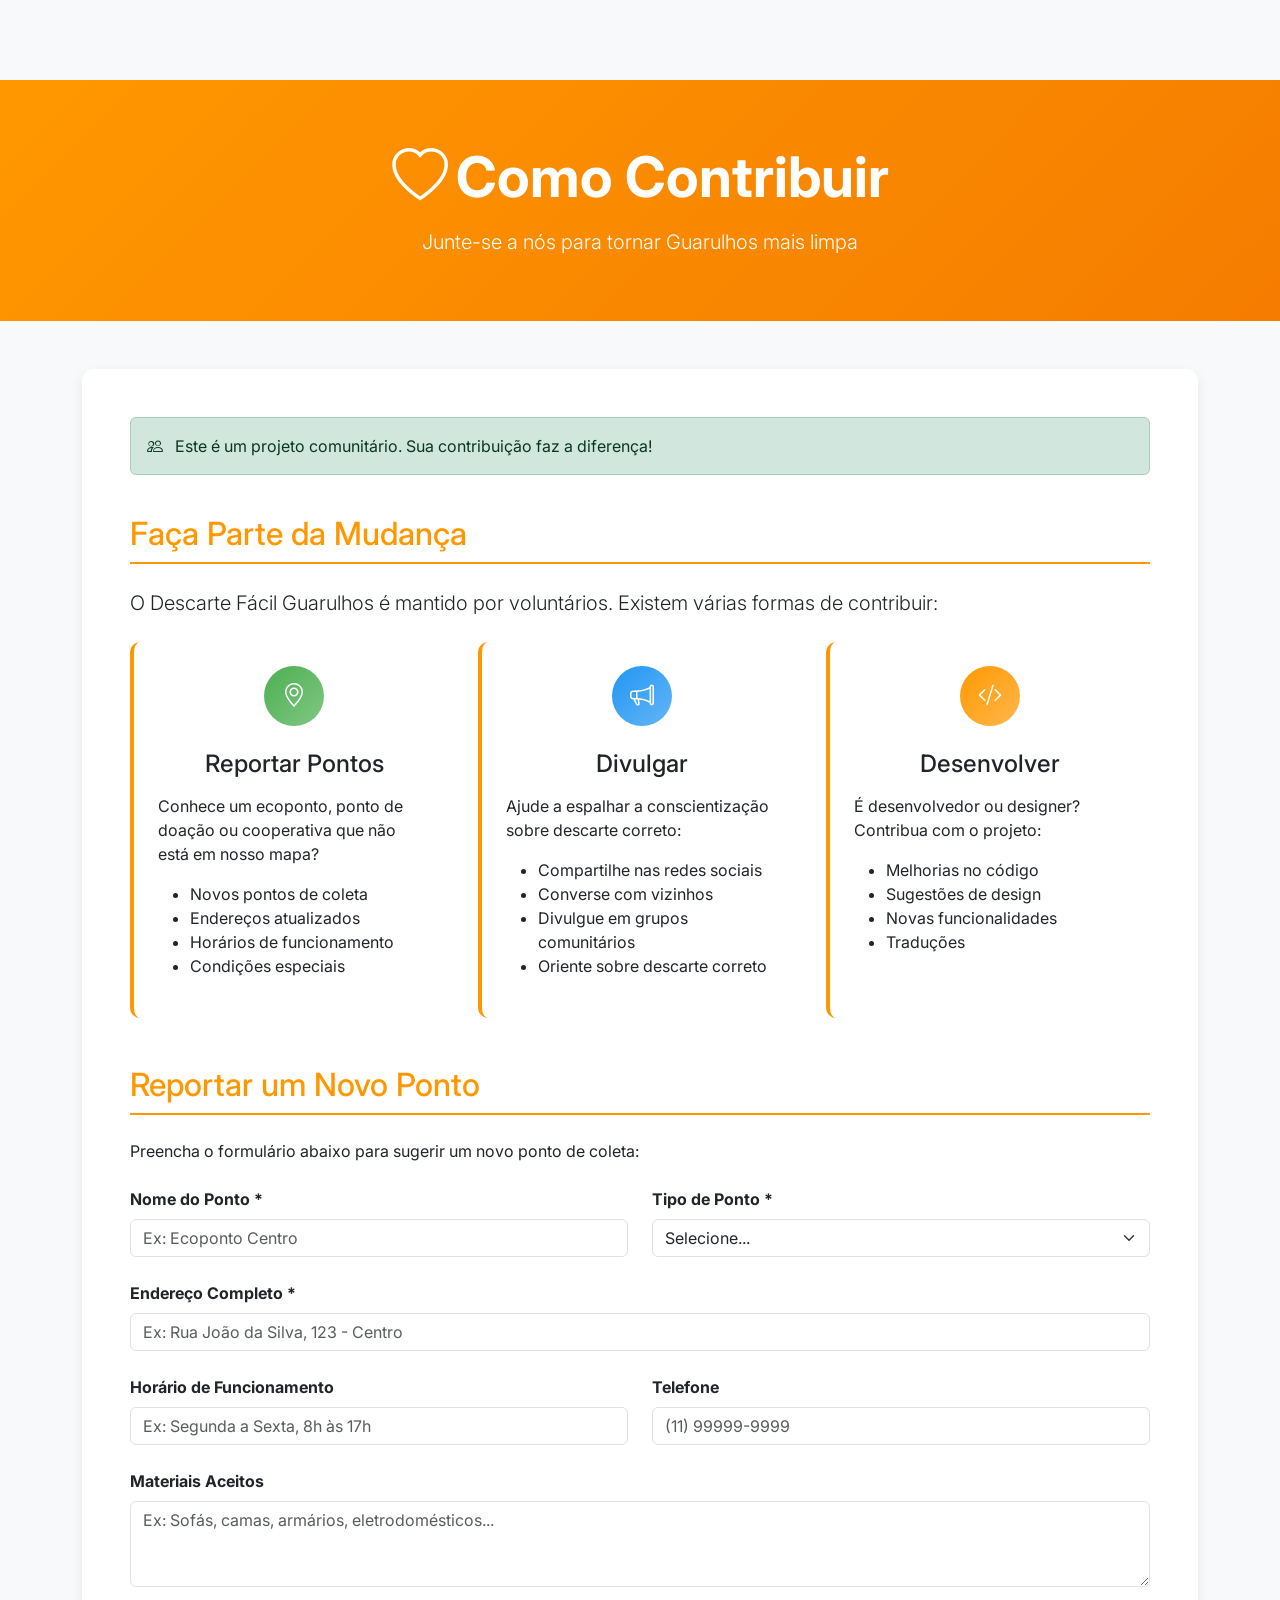
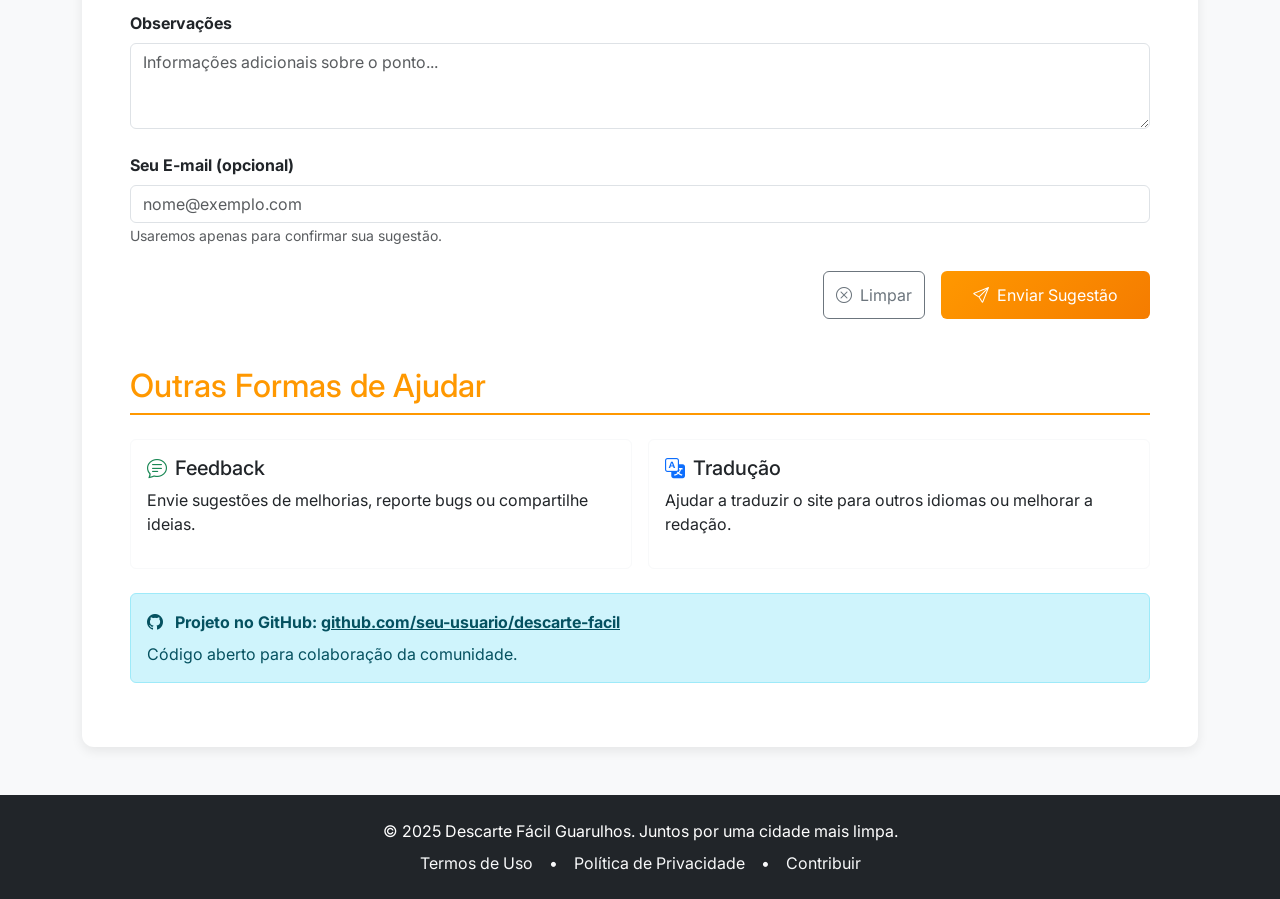
<file: contribuir.html>
<!DOCTYPE html>
<html lang="pt-BR">
<head>
    <meta charset="UTF-8">
    <meta name="viewport" content="width=device-width, initial-scale=1.0">
    <title>Como Contribuir - Descarte Fácil Guarulhos</title>
    <link href="https://cdn.jsdelivr.net/npm/bootstrap@5.1.3/dist/css/bootstrap.min.css" rel="stylesheet">
    <link rel="stylesheet" href="https://cdn.jsdelivr.net/npm/bootstrap-icons@1.8.1/font/bootstrap-icons.css">
    <link href="https://fonts.googleapis.com/css2?family=Inter:wght@300;400;500;600;700&display=swap" rel="stylesheet">
    <style>
        :root {
            --primary-color: #2e7d32;
            --accent-color: #ff9800;
        }
        
        * {
            font-family: 'Inter', sans-serif;
        }
        
        body {
            background-color: #f8f9fa;
            padding-top: 80px;
        }
        
        .contribute-header {
            background: linear-gradient(135deg, var(--accent-color), #f57c00);
            color: white;
            padding: 4rem 0;
            margin-bottom: 3rem;
        }
        
        .contribute-content {
            background: white;
            border-radius: 12px;
            padding: 3rem;
            box-shadow: 0 4px 12px rgba(0, 0, 0, 0.08);
        }
        
        .section-title {
            color: var(--accent-color);
            border-bottom: 2px solid var(--accent-color);
            padding-bottom: 0.5rem;
            margin-top: 2.5rem;
            margin-bottom: 1.5rem;
        }
        
        .contribute-card {
            border: none;
            border-radius: 10px;
            transition: all 0.3s ease;
            height: 100%;
            border-left: 4px solid var(--accent-color);
        }
        
        .contribute-card:hover {
            transform: translateY(-5px);
            box-shadow: 0 8px 20px rgba(255, 152, 0, 0.15);
        }
        
        .card-icon {
            width: 60px;
            height: 60px;
            border-radius: 50%;
            display: flex;
            align-items: center;
            justify-content: center;
            margin-bottom: 1.5rem;
            font-size: 1.5rem;
        }
        
        .icon-volunteer {
            background: linear-gradient(135deg, #4caf50, #81c784);
            color: white;
        }
        
        .icon-report {
            background: linear-gradient(135deg, #2196f3, #64b5f6);
            color: white;
        }
        
        .icon-share {
            background: linear-gradient(135deg, #ff9800, #ffb74d);
            color: white;
        }
        
        .back-btn {
            position: fixed;
            top: 20px;
            left: 20px;
            z-index: 1000;
        }
        
        .form-group {
            margin-bottom: 1.5rem;
        }
        
        .btn-submit {
            background: linear-gradient(135deg, var(--accent-color), #f57c00);
            border: none;
            padding: 0.75rem 2rem;
        }
        
        @media (max-width: 768px) {
            .contribute-content {
                padding: 1.5rem;
            }
        }
    </style>
</head>
<body>
    <a href="index.html" class="back-btn btn btn-outline-light">
        <i class="bi bi-arrow-left"></i> Voltar
    </a>

    <header class="contribute-header text-center">
        <div class="container">
            <h1 class="display-4 fw-bold mb-3">
                <i class="bi bi-heart me-2"></i>Como Contribuir
            </h1>
            <p class="lead mb-0">Junte-se a nós para tornar Guarulhos mais limpa</p>
        </div>
    </header>

    <main class="container mb-5">
        <div class="contribute-content">
            <div class="alert alert-success">
                <i class="bi bi-people me-2"></i>
                Este é um projeto comunitário. Sua contribuição faz a diferença!
            </div>

            <h2 class="section-title">Faça Parte da Mudança</h2>
            <p class="lead mb-4">O Descarte Fácil Guarulhos é mantido por voluntários. Existem várias formas de contribuir:</p>

            <div class="row g-4 mb-5">
                <div class="col-md-4">
                    <div class="card contribute-card h-100">
                        <div class="card-body p-4">
                            <div class="card-icon icon-volunteer mx-auto">
                                <i class="bi bi-geo-alt"></i>
                            </div>
                            <h4 class="text-center mb-3">Reportar Pontos</h4>
                            <p>Conhece um ecoponto, ponto de doação ou cooperativa que não está em nosso mapa?</p>
                            <ul>
                                <li>Novos pontos de coleta</li>
                                <li>Endereços atualizados</li>
                                <li>Horários de funcionamento</li>
                                <li>Condições especiais</li>
                            </ul>
                        </div>
                    </div>
                </div>
                
                <div class="col-md-4">
                    <div class="card contribute-card h-100">
                        <div class="card-body p-4">
                            <div class="card-icon icon-report mx-auto">
                                <i class="bi bi-megaphone"></i>
                            </div>
                            <h4 class="text-center mb-3">Divulgar</h4>
                            <p>Ajude a espalhar a conscientização sobre descarte correto:</p>
                            <ul>
                                <li>Compartilhe nas redes sociais</li>
                                <li>Converse com vizinhos</li>
                                <li>Divulgue em grupos comunitários</li>
                                <li>Oriente sobre descarte correto</li>
                            </ul>
                        </div>
                    </div>
                </div>
                
                <div class="col-md-4">
                    <div class="card contribute-card h-100">
                        <div class="card-body p-4">
                            <div class="card-icon icon-share mx-auto">
                                <i class="bi bi-code-slash"></i>
                            </div>
                            <h4 class="text-center mb-3">Desenvolver</h4>
                            <p>É desenvolvedor ou designer? Contribua com o projeto:</p>
                            <ul>
                                <li>Melhorias no código</li>
                                <li>Sugestões de design</li>
                                <li>Novas funcionalidades</li>
                                <li>Traduções</li>
                            </ul>
                        </div>
                    </div>
                </div>
            </div>

            <h2 class="section-title">Reportar um Novo Ponto</h2>
            <p>Preencha o formulário abaixo para sugerir um novo ponto de coleta:</p>
            
            <form id="contribuirForm" class="mt-4">
                <div class="row">
                    <div class="col-md-6">
                        <div class="form-group">
                            <label for="nomePonto" class="form-label fw-bold">Nome do Ponto *</label>
                            <input type="text" class="form-control" id="nomePonto" required 
                                   placeholder="Ex: Ecoponto Centro">
                        </div>
                    </div>
                    <div class="col-md-6">
                        <div class="form-group">
                            <label for="tipoPonto" class="form-label fw-bold">Tipo de Ponto *</label>
                            <select class="form-select" id="tipoPonto" required>
                                <option value="">Selecione...</option>
                                <option value="ecoponto_oficial">Ecoponto Oficial</option>
                                <option value="ponto_doacao">Ponto de Doação</option>
                                <option value="cooperativa">Cooperativa</option>
                                <option value="outro">Outro</option>
                            </select>
                        </div>
                    </div>
                </div>
                
                <div class="form-group">
                    <label for="endereco" class="form-label fw-bold">Endereço Completo *</label>
                    <input type="text" class="form-control" id="endereco" required 
                           placeholder="Ex: Rua João da Silva, 123 - Centro">
                </div>
                
                <div class="row">
                    <div class="col-md-6">
                        <div class="form-group">
                            <label for="horario" class="form-label fw-bold">Horário de Funcionamento</label>
                            <input type="text" class="form-control" id="horario" 
                                   placeholder="Ex: Segunda a Sexta, 8h às 17h">
                        </div>
                    </div>
                    <div class="col-md-6">
                        <div class="form-group">
                            <label for="telefone" class="form-label fw-bold">Telefone</label>
                            <input type="tel" class="form-control" id="telefone" 
                                   placeholder="(11) 99999-9999">
                        </div>
                    </div>
                </div>
                
                <div class="form-group">
                    <label for="materiais" class="form-label fw-bold">Materiais Aceitos</label>
                    <textarea class="form-control" id="materiais" rows="3" 
                              placeholder="Ex: Sofás, camas, armários, eletrodomésticos..."></textarea>
                </div>
                
                <div class="form-group">
                    <label for="observacoes" class="form-label fw-bold">Observações</label>
                    <textarea class="form-control" id="observacoes" rows="3" 
                              placeholder="Informações adicionais sobre o ponto..."></textarea>
                </div>
                
                <div class="form-group">
                    <label for="seuEmail" class="form-label fw-bold">Seu E-mail (opcional)</label>
                    <input type="email" class="form-control" id="seuEmail" 
                           placeholder="nome@exemplo.com">
                    <small class="text-muted">Usaremos apenas para confirmar sua sugestão.</small>
                </div>
                
                <div class="d-grid gap-2 d-md-flex justify-content-md-end mt-4">
                    <button type="reset" class="btn btn-outline-secondary me-md-2">
                        <i class="bi bi-x-circle me-1"></i> Limpar
                    </button>
                    <button type="submit" class="btn btn-submit text-white">
                        <i class="bi bi-send me-1"></i> Enviar Sugestão
                    </button>
                </div>
            </form>
            
            <div id="formMessage" class="mt-3" style="display: none;"></div>

            <h2 class="section-title mt-5">Outras Formas de Ajudar</h2>
            <div class="row g-3">
                <div class="col-md-6">
                    <div class="card border-light h-100">
                        <div class="card-body">
                            <h5 class="d-flex align-items-center">
                                <i class="bi bi-chat-text text-success me-2"></i>
                                Feedback
                            </h5>
                            <p>Envie sugestões de melhorias, reporte bugs ou compartilhe ideias.</p>
                        </div>
                    </div>
                </div>
                <div class="col-md-6">
                    <div class="card border-light h-100">
                        <div class="card-body">
                            <h5 class="d-flex align-items-center">
                                <i class="bi bi-translate text-primary me-2"></i>
                                Tradução
                            </h5>
                            <p>Ajudar a traduzir o site para outros idiomas ou melhorar a redação.</p>
                        </div>
                    </div>
                </div>
            </div>

            <div class="alert alert-info mt-4">
                <i class="bi bi-github me-2"></i>
                <strong>Projeto no GitHub:</strong> 
                <a href="https://github.com/seu-usuario/descarte-facil" class="alert-link" target="_blank">
                    github.com/seu-usuario/descarte-facil
                </a>
                <p class="mb-0 mt-2">Código aberto para colaboração da comunidade.</p>
            </div>
        </div>
    </main>

    <footer class="bg-dark text-white py-4">
        <div class="container text-center">
            <p class="mb-2">© 2025 Descarte Fácil Guarulhos. Juntos por uma cidade mais limpa.</p>
            <div class="d-flex justify-content-center gap-3">
                <a href="termos.html" class="text-light text-decoration-none">Termos de Uso</a>
                <span class="text-light">•</span>
                <a href="privacidade.html" class="text-light text-decoration-none">Política de Privacidade</a>
                <span class="text-light">•</span>
                <a href="contribuir.html" class="text-light text-decoration-none">Contribuir</a>
            </div>
        </div>
    </footer>

    <script src="https://cdn.jsdelivr.net/npm/bootstrap@5.1.3/dist/js/bootstrap.bundle.min.js"></script>
    <script>
        document.getElementById('contribuirForm').addEventListener('submit', function(e) {
            e.preventDefault();
            
            // Simulação de envio
            const messageDiv = document.getElementById('formMessage');
            messageDiv.style.display = 'block';
            messageDiv.className = 'alert alert-success';
            messageDiv.innerHTML = `
                <i class="bi bi-check-circle me-2"></i>
                <strong>Obrigado pela contribuição!</strong> 
                Sua sugestão foi recebida e será analisada pela nossa equipe.
            `;
            
            // Limpar formulário
            this.reset();
            
            // Rolar para a mensagem
            messageDiv.scrollIntoView({ behavior: 'smooth' });
        });
    </script>
</body>
</html>
</file>
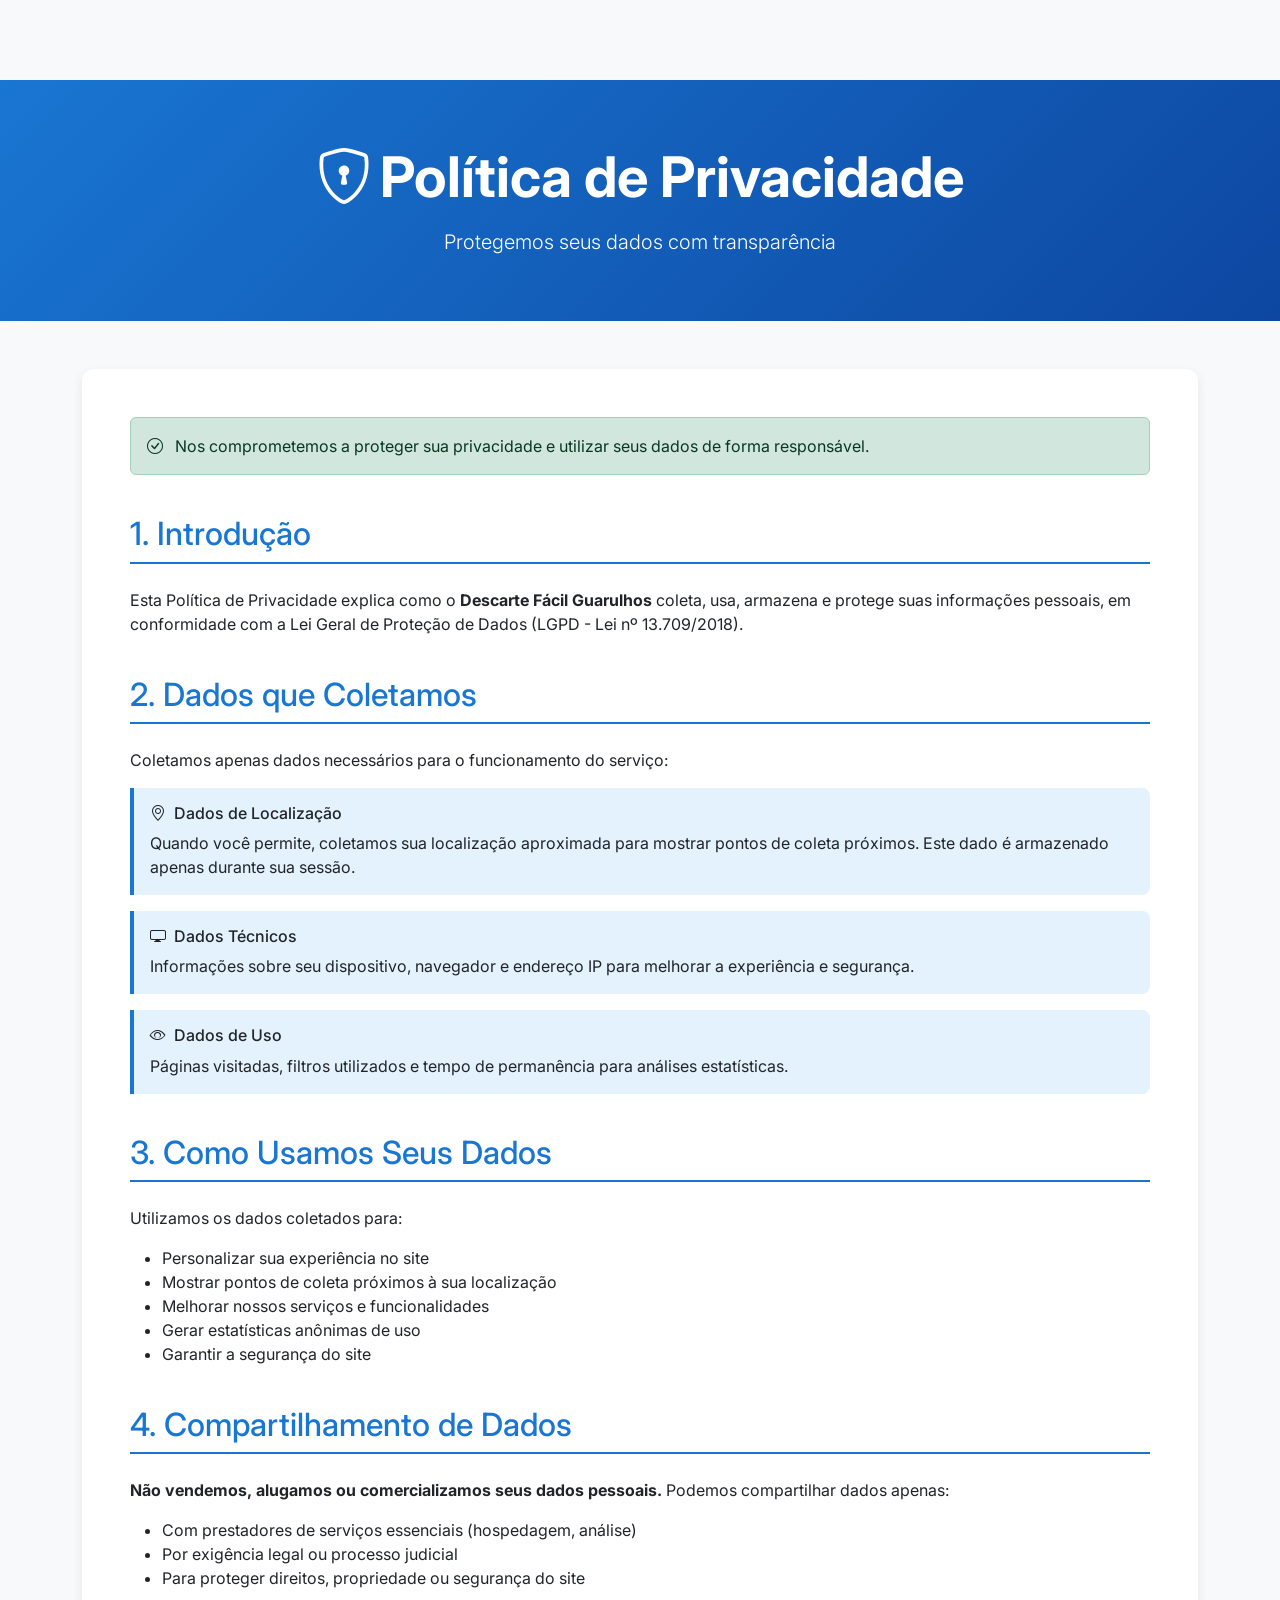
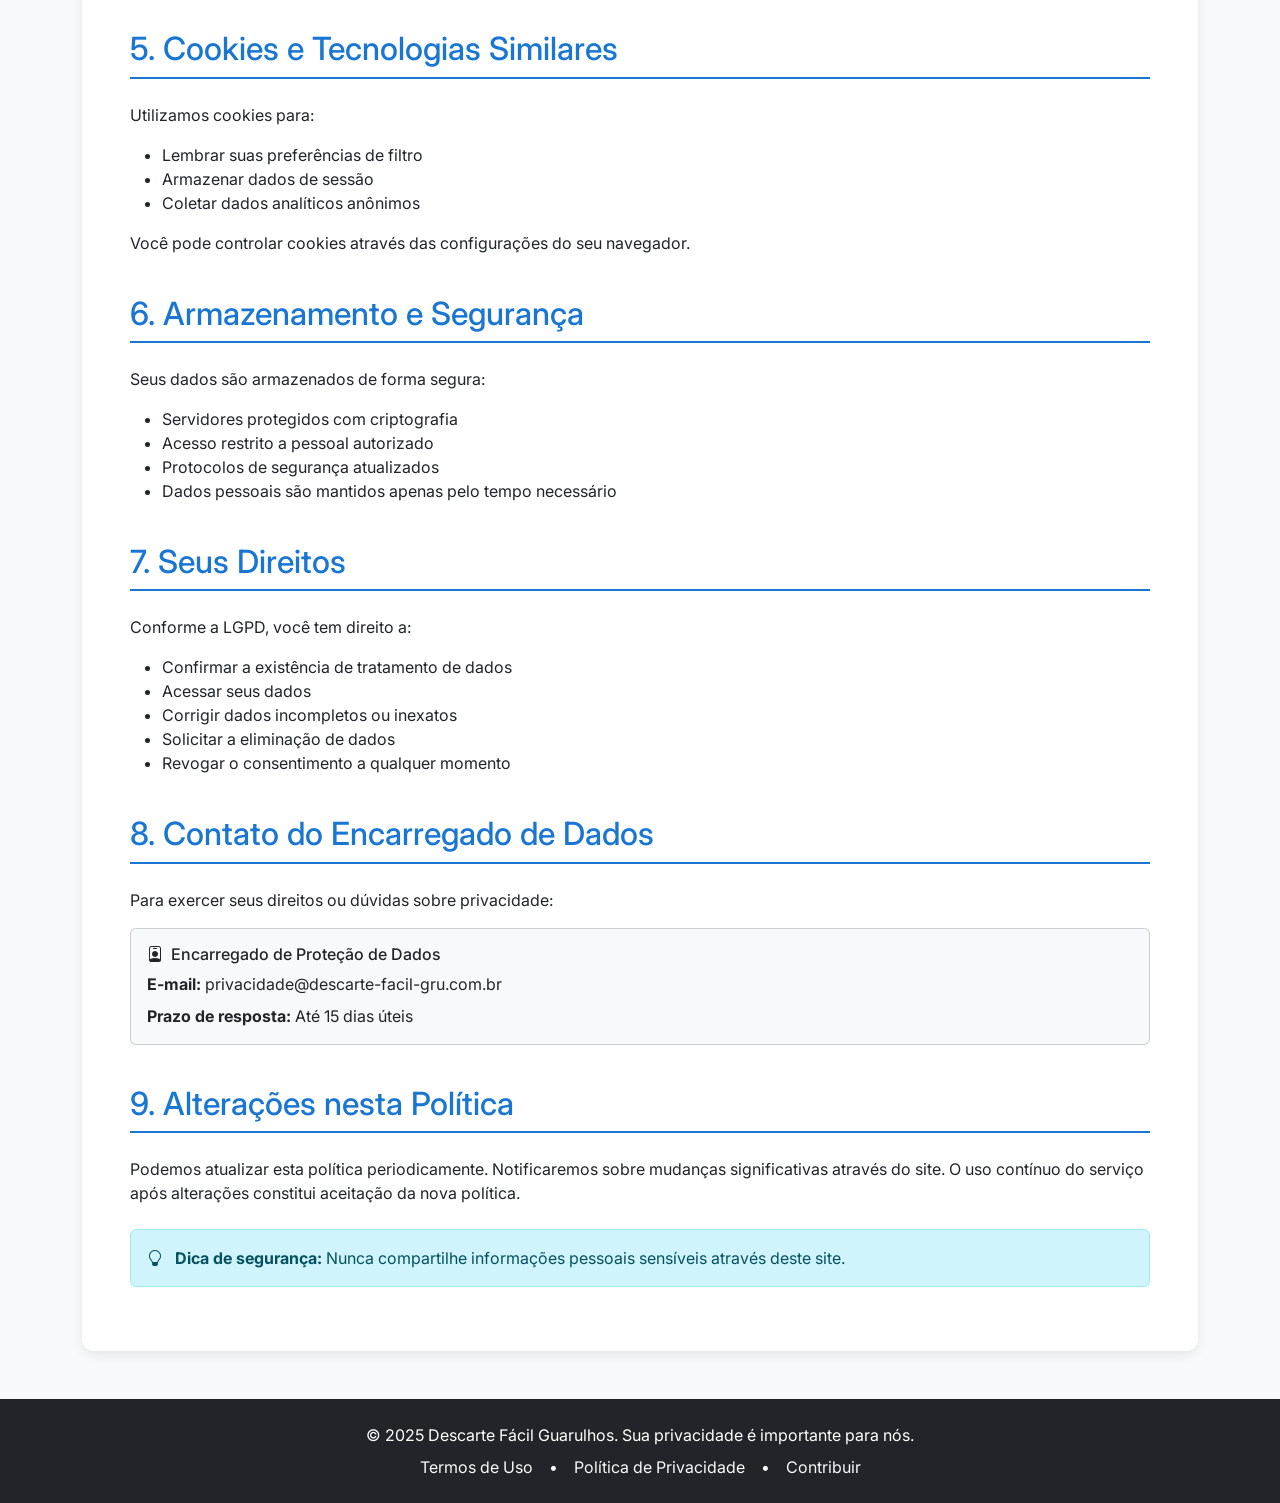
<file: descarte_facil/web/privacidade.html>
<!DOCTYPE html>
<html lang="pt-BR">
<head>
    <meta charset="UTF-8">
    <meta name="viewport" content="width=device-width, initial-scale=1.0">
    <title>Política de Privacidade - Descarte Fácil Guarulhos</title>
    <link href="https://cdn.jsdelivr.net/npm/bootstrap@5.1.3/dist/css/bootstrap.min.css" rel="stylesheet">
    <link rel="stylesheet" href="https://cdn.jsdelivr.net/npm/bootstrap-icons@1.8.1/font/bootstrap-icons.css">
    <link href="https://fonts.googleapis.com/css2?family=Inter:wght@300;400;500;600;700&display=swap" rel="stylesheet">
    <style>
        :root {
            --primary-color: #2e7d32;
            --info-color: #1976d2;
        }
        
        * {
            font-family: 'Inter', sans-serif;
        }
        
        body {
            background-color: #f8f9fa;
            padding-top: 80px;
        }
        
        .privacy-header {
            background: linear-gradient(135deg, var(--info-color), #0d47a1);
            color: white;
            padding: 4rem 0;
            margin-bottom: 3rem;
        }
        
        .privacy-content {
            background: white;
            border-radius: 12px;
            padding: 3rem;
            box-shadow: 0 4px 12px rgba(0, 0, 0, 0.08);
        }
        
        .section-title {
            color: var(--info-color);
            border-bottom: 2px solid var(--info-color);
            padding-bottom: 0.5rem;
            margin-top: 2.5rem;
            margin-bottom: 1.5rem;
        }
        
        .data-type {
            background: #e3f2fd;
            border-left: 4px solid var(--info-color);
            padding: 1rem;
            margin: 1rem 0;
            border-radius: 0 8px 8px 0;
        }
        
        .back-btn {
            position: fixed;
            top: 20px;
            left: 20px;
            z-index: 1000;
        }
        
        @media (max-width: 768px) {
            .privacy-content {
                padding: 1.5rem;
            }
        }
    </style>
</head>
<body>
    <a href="index.html" class="back-btn btn btn-outline-light">
        <i class="bi bi-arrow-left"></i> Voltar
    </a>

    <header class="privacy-header text-center">
        <div class="container">
            <h1 class="display-4 fw-bold mb-3">
                <i class="bi bi-shield-lock me-2"></i>Política de Privacidade
            </h1>
            <p class="lead mb-0">Protegemos seus dados com transparência</p>
        </div>
    </header>

    <main class="container mb-5">
        <div class="privacy-content">
            <div class="alert alert-success">
                <i class="bi bi-check-circle me-2"></i>
                Nos comprometemos a proteger sua privacidade e utilizar seus dados de forma responsável.
            </div>

            <h2 class="section-title">1. Introdução</h2>
            <p>Esta Política de Privacidade explica como o <strong>Descarte Fácil Guarulhos</strong> coleta, usa, armazena e protege suas informações pessoais, em conformidade com a Lei Geral de Proteção de Dados (LGPD - Lei nº 13.709/2018).</p>

            <h2 class="section-title">2. Dados que Coletamos</h2>
            <p>Coletamos apenas dados necessários para o funcionamento do serviço:</p>
            
            <div class="data-type">
                <h6><i class="bi bi-geo-alt me-2"></i>Dados de Localização</h6>
                <p class="mb-0">Quando você permite, coletamos sua localização aproximada para mostrar pontos de coleta próximos. Este dado é armazenado apenas durante sua sessão.</p>
            </div>
            
            <div class="data-type">
                <h6><i class="bi bi-display me-2"></i>Dados Técnicos</h6>
                <p class="mb-0">Informações sobre seu dispositivo, navegador e endereço IP para melhorar a experiência e segurança.</p>
            </div>
            
            <div class="data-type">
                <h6><i class="bi bi-eye me-2"></i>Dados de Uso</h6>
                <p class="mb-0">Páginas visitadas, filtros utilizados e tempo de permanência para análises estatísticas.</p>
            </div>

            <h2 class="section-title">3. Como Usamos Seus Dados</h2>
            <p>Utilizamos os dados coletados para:</p>
            <ul>
                <li>Personalizar sua experiência no site</li>
                <li>Mostrar pontos de coleta próximos à sua localização</li>
                <li>Melhorar nossos serviços e funcionalidades</li>
                <li>Gerar estatísticas anônimas de uso</li>
                <li>Garantir a segurança do site</li>
            </ul>

            <h2 class="section-title">4. Compartilhamento de Dados</h2>
            <p><strong>Não vendemos, alugamos ou comercializamos seus dados pessoais.</strong> Podemos compartilhar dados apenas:</p>
            <ul>
                <li>Com prestadores de serviços essenciais (hospedagem, análise)</li>
                <li>Por exigência legal ou processo judicial</li>
                <li>Para proteger direitos, propriedade ou segurança do site</li>
            </ul>

            <h2 class="section-title">5. Cookies e Tecnologias Similares</h2>
            <p>Utilizamos cookies para:</p>
            <ul>
                <li>Lembrar suas preferências de filtro</li>
                <li>Armazenar dados de sessão</li>
                <li>Coletar dados analíticos anônimos</li>
            </ul>
            <p>Você pode controlar cookies através das configurações do seu navegador.</p>

            <h2 class="section-title">6. Armazenamento e Segurança</h2>
            <p>Seus dados são armazenados de forma segura:</p>
            <ul>
                <li>Servidores protegidos com criptografia</li>
                <li>Acesso restrito a pessoal autorizado</li>
                <li>Protocolos de segurança atualizados</li>
                <li>Dados pessoais são mantidos apenas pelo tempo necessário</li>
            </ul>

            <h2 class="section-title">7. Seus Direitos</h2>
            <p>Conforme a LGPD, você tem direito a:</p>
            <ul>
                <li>Confirmar a existência de tratamento de dados</li>
                <li>Acessar seus dados</li>
                <li>Corrigir dados incompletos ou inexatos</li>
                <li>Solicitar a eliminação de dados</li>
                <li>Revogar o consentimento a qualquer momento</li>
            </ul>

            <h2 class="section-title">8. Contato do Encarregado de Dados</h2>
            <p>Para exercer seus direitos ou dúvidas sobre privacidade:</p>
            <div class="card bg-light">
                <div class="card-body">
                    <h6><i class="bi bi-person-badge me-2"></i>Encarregado de Proteção de Dados</h6>
                    <p class="mb-2"><strong>E-mail:</strong> privacidade@descarte-facil-gru.com.br</p>
                    <p class="mb-0"><strong>Prazo de resposta:</strong> Até 15 dias úteis</p>
                </div>
            </div>

            <h2 class="section-title">9. Alterações nesta Política</h2>
            <p>Podemos atualizar esta política periodicamente. Notificaremos sobre mudanças significativas através do site. O uso contínuo do serviço após alterações constitui aceitação da nova política.</p>

            <div class="alert alert-info mt-4">
                <i class="bi bi-lightbulb me-2"></i>
                <strong>Dica de segurança:</strong> Nunca compartilhe informações pessoais sensíveis através deste site.
            </div>
        </div>
    </main>

    <footer class="bg-dark text-white py-4">
        <div class="container text-center">
            <p class="mb-2">© 2025 Descarte Fácil Guarulhos. Sua privacidade é importante para nós.</p>
            <div class="d-flex justify-content-center gap-3">
                <a href="termos.html" class="text-light text-decoration-none">Termos de Uso</a>
                <span class="text-light">•</span>
                <a href="privacidade.html" class="text-light text-decoration-none">Política de Privacidade</a>
                <span class="text-light">•</span>
                <a href="contribuir.html" class="text-light text-decoration-none">Contribuir</a>
            </div>
        </div>
    </footer>

    <script src="https://cdn.jsdelivr.net/npm/bootstrap@5.1.3/dist/js/bootstrap.bundle.min.js"></script>
</body>
</html>
</file>
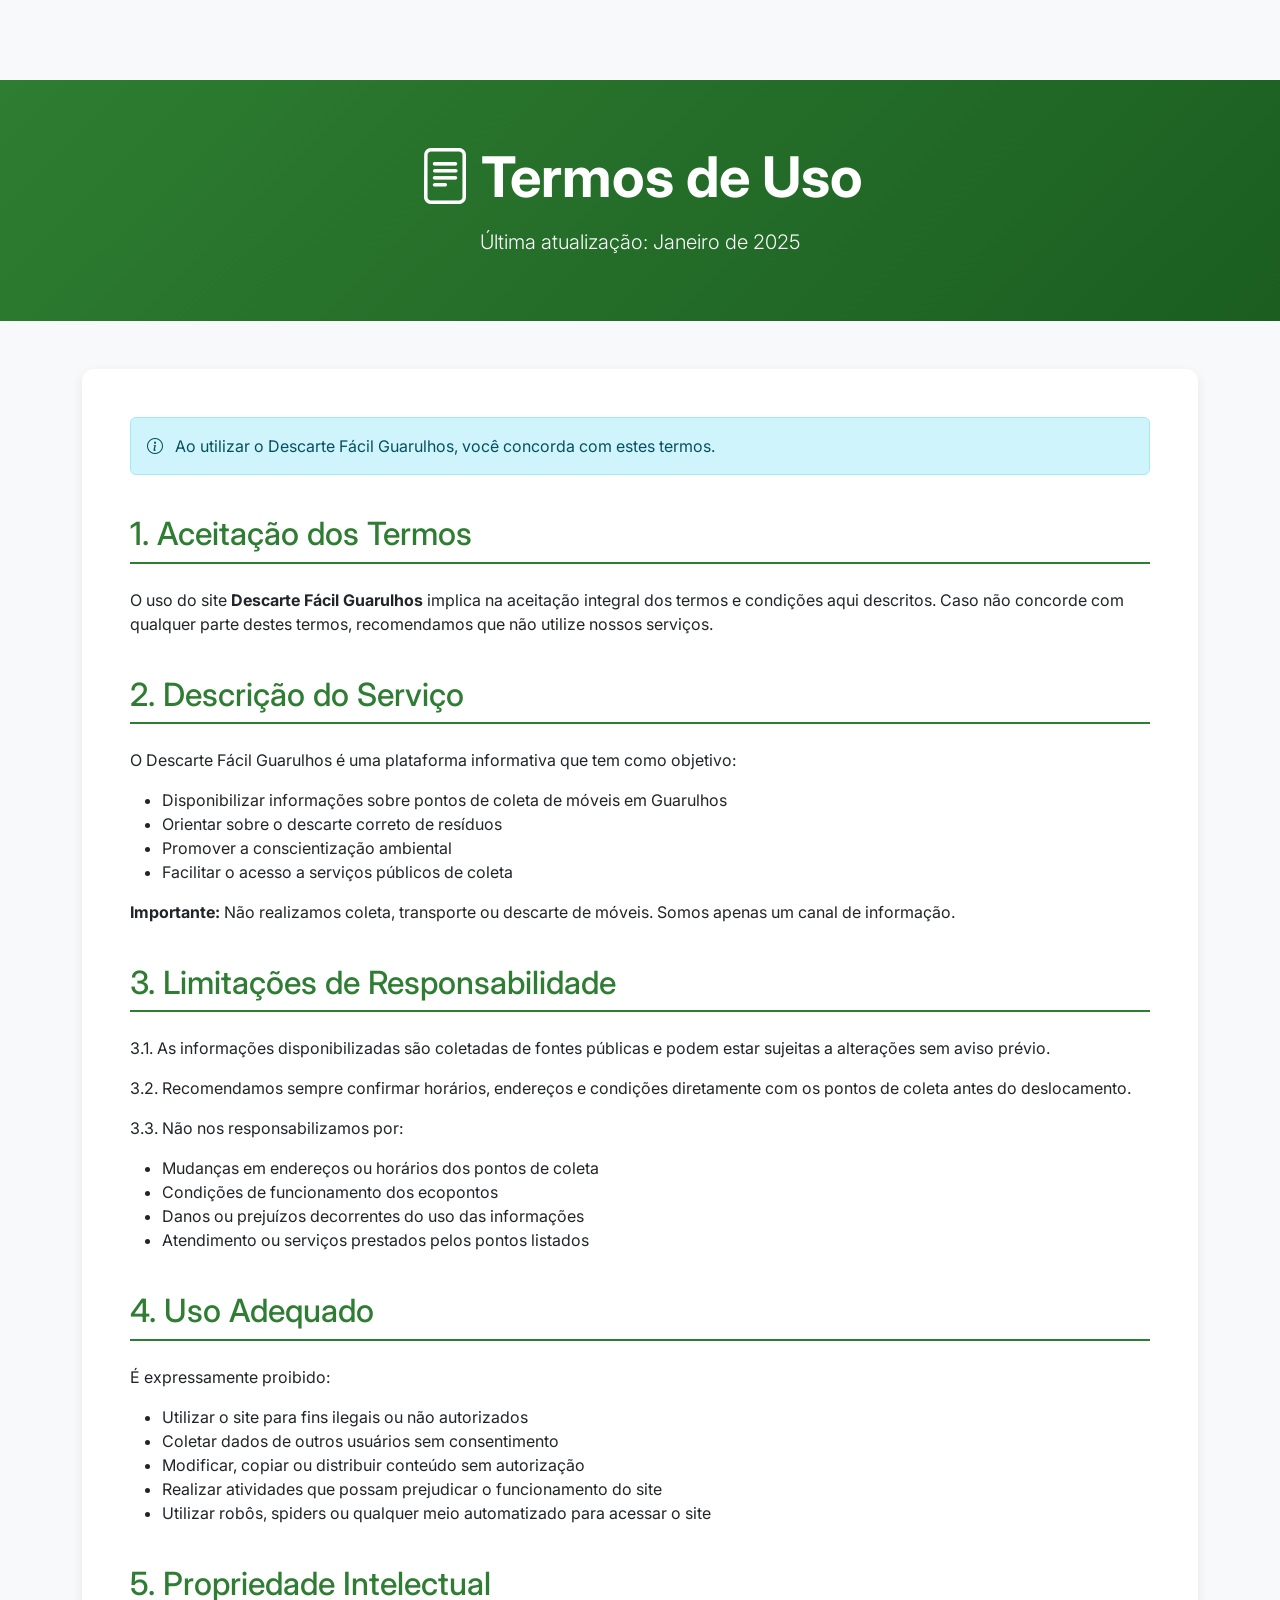
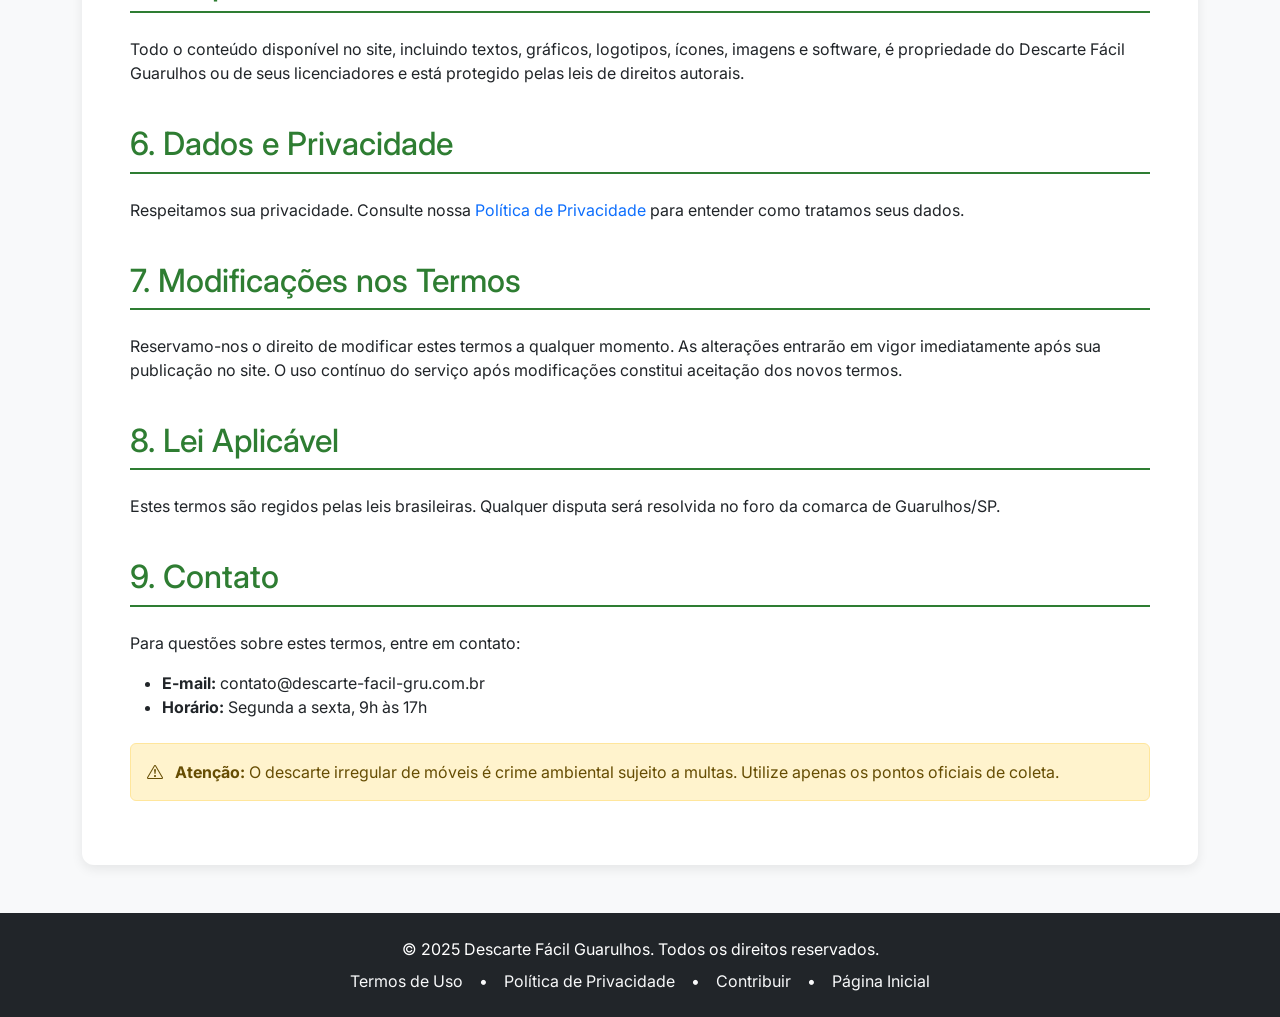
<file: descarte_facil/web/termos.html>
<!DOCTYPE html>
<html lang="pt-BR">
<head>
    <meta charset="UTF-8">
    <meta name="viewport" content="width=device-width, initial-scale=1.0">
    <title>Termos de Uso - Descarte Fácil Guarulhos</title>
    <link href="https://cdn.jsdelivr.net/npm/bootstrap@5.1.3/dist/css/bootstrap.min.css" rel="stylesheet">
    <link rel="stylesheet" href="https://cdn.jsdelivr.net/npm/bootstrap-icons@1.8.1/font/bootstrap-icons.css">
    <link href="https://fonts.googleapis.com/css2?family=Inter:wght@300;400;500;600;700&display=swap" rel="stylesheet">
    <style>
        :root {
            --primary-color: #2e7d32;
            --light-gray: #f8f9fa;
            --dark-gray: #495057;
        }
        
        * {
            font-family: 'Inter', sans-serif;
        }
        
        body {
            background-color: #f8f9fa;
            padding-top: 80px;
        }
        
        .legal-header {
            background: linear-gradient(135deg, var(--primary-color), #1b5e20);
            color: white;
            padding: 4rem 0;
            margin-bottom: 3rem;
        }
        
        .legal-content {
            background: white;
            border-radius: 12px;
            padding: 3rem;
            box-shadow: 0 4px 12px rgba(0, 0, 0, 0.08);
        }
        
        .section-title {
            color: var(--primary-color);
            border-bottom: 2px solid var(--primary-color);
            padding-bottom: 0.5rem;
            margin-top: 2.5rem;
            margin-bottom: 1.5rem;
        }
        
        .back-btn {
            position: fixed;
            top: 20px;
            left: 20px;
            z-index: 1000;
        }
        
        @media (max-width: 768px) {
            .legal-content {
                padding: 1.5rem;
            }
            
            .legal-header {
                padding: 3rem 0;
            }
        }
    </style>
</head>
<body>
    <!-- Botão Voltar -->
    <a href="index.html" class="back-btn btn btn-outline-light">
        <i class="bi bi-arrow-left"></i> Voltar
    </a>

    <!-- Cabeçalho -->
    <header class="legal-header text-center">
        <div class="container">
            <h1 class="display-4 fw-bold mb-3">
                <i class="bi bi-file-text me-2"></i>Termos de Uso
            </h1>
            <p class="lead mb-0">Última atualização: Janeiro de 2025</p>
        </div>
    </header>

    <!-- Conteúdo -->
    <main class="container mb-5">
        <div class="legal-content">
            <div class="alert alert-info">
                <i class="bi bi-info-circle me-2"></i>
                Ao utilizar o Descarte Fácil Guarulhos, você concorda com estes termos.
            </div>

            <h2 class="section-title">1. Aceitação dos Termos</h2>
            <p>O uso do site <strong>Descarte Fácil Guarulhos</strong> implica na aceitação integral dos termos e condições aqui descritos. Caso não concorde com qualquer parte destes termos, recomendamos que não utilize nossos serviços.</p>

            <h2 class="section-title">2. Descrição do Serviço</h2>
            <p>O Descarte Fácil Guarulhos é uma plataforma informativa que tem como objetivo:</p>
            <ul>
                <li>Disponibilizar informações sobre pontos de coleta de móveis em Guarulhos</li>
                <li>Orientar sobre o descarte correto de resíduos</li>
                <li>Promover a conscientização ambiental</li>
                <li>Facilitar o acesso a serviços públicos de coleta</li>
            </ul>
            <p><strong>Importante:</strong> Não realizamos coleta, transporte ou descarte de móveis. Somos apenas um canal de informação.</p>

            <h2 class="section-title">3. Limitações de Responsabilidade</h2>
            <p>3.1. As informações disponibilizadas são coletadas de fontes públicas e podem estar sujeitas a alterações sem aviso prévio.</p>
            <p>3.2. Recomendamos sempre confirmar horários, endereços e condições diretamente com os pontos de coleta antes do deslocamento.</p>
            <p>3.3. Não nos responsabilizamos por:</p>
            <ul>
                <li>Mudanças em endereços ou horários dos pontos de coleta</li>
                <li>Condições de funcionamento dos ecopontos</li>
                <li>Danos ou prejuízos decorrentes do uso das informações</li>
                <li>Atendimento ou serviços prestados pelos pontos listados</li>
            </ul>

            <h2 class="section-title">4. Uso Adequado</h2>
            <p>É expressamente proibido:</p>
            <ul>
                <li>Utilizar o site para fins ilegais ou não autorizados</li>
                <li>Coletar dados de outros usuários sem consentimento</li>
                <li>Modificar, copiar ou distribuir conteúdo sem autorização</li>
                <li>Realizar atividades que possam prejudicar o funcionamento do site</li>
                <li>Utilizar robôs, spiders ou qualquer meio automatizado para acessar o site</li>
            </ul>

            <h2 class="section-title">5. Propriedade Intelectual</h2>
            <p>Todo o conteúdo disponível no site, incluindo textos, gráficos, logotipos, ícones, imagens e software, é propriedade do Descarte Fácil Guarulhos ou de seus licenciadores e está protegido pelas leis de direitos autorais.</p>

            <h2 class="section-title">6. Dados e Privacidade</h2>
            <p>Respeitamos sua privacidade. Consulte nossa <a href="privacidade.html" class="text-decoration-none">Política de Privacidade</a> para entender como tratamos seus dados.</p>

            <h2 class="section-title">7. Modificações nos Termos</h2>
            <p>Reservamo-nos o direito de modificar estes termos a qualquer momento. As alterações entrarão em vigor imediatamente após sua publicação no site. O uso contínuo do serviço após modificações constitui aceitação dos novos termos.</p>

            <h2 class="section-title">8. Lei Aplicável</h2>
            <p>Estes termos são regidos pelas leis brasileiras. Qualquer disputa será resolvida no foro da comarca de Guarulhos/SP.</p>

            <h2 class="section-title">9. Contato</h2>
            <p>Para questões sobre estes termos, entre em contato:</p>
            <ul>
                <li><strong>E-mail:</strong> contato@descarte-facil-gru.com.br</li>
                <li><strong>Horário:</strong> Segunda a sexta, 9h às 17h</li>
            </ul>

            <div class="alert alert-warning mt-4">
                <i class="bi bi-exclamation-triangle me-2"></i>
                <strong>Atenção:</strong> O descarte irregular de móveis é crime ambiental sujeito a multas. 
                Utilize apenas os pontos oficiais de coleta.
            </div>
        </div>
    </main>

    <!-- Rodapé -->
    <footer class="bg-dark text-white py-4">
        <div class="container text-center">
            <p class="mb-2">© 2025 Descarte Fácil Guarulhos. Todos os direitos reservados.</p>
            <div class="d-flex justify-content-center gap-3">
                <a href="termos.html" class="text-light text-decoration-none">Termos de Uso</a>
                <span class="text-light">•</span>
                <a href="privacidade.html" class="text-light text-decoration-none">Política de Privacidade</a>
                <span class="text-light">•</span>
                <a href="contribuir.html" class="text-light text-decoration-none">Contribuir</a>
                <span class="text-light">•</span>
                <a href="index.html" class="text-light text-decoration-none">Página Inicial</a>
            </div>
        </div>
    </footer>

    <script src="https://cdn.jsdelivr.net/npm/bootstrap@5.1.3/dist/js/bootstrap.bundle.min.js"></script>
</body>
</html>
</file>
